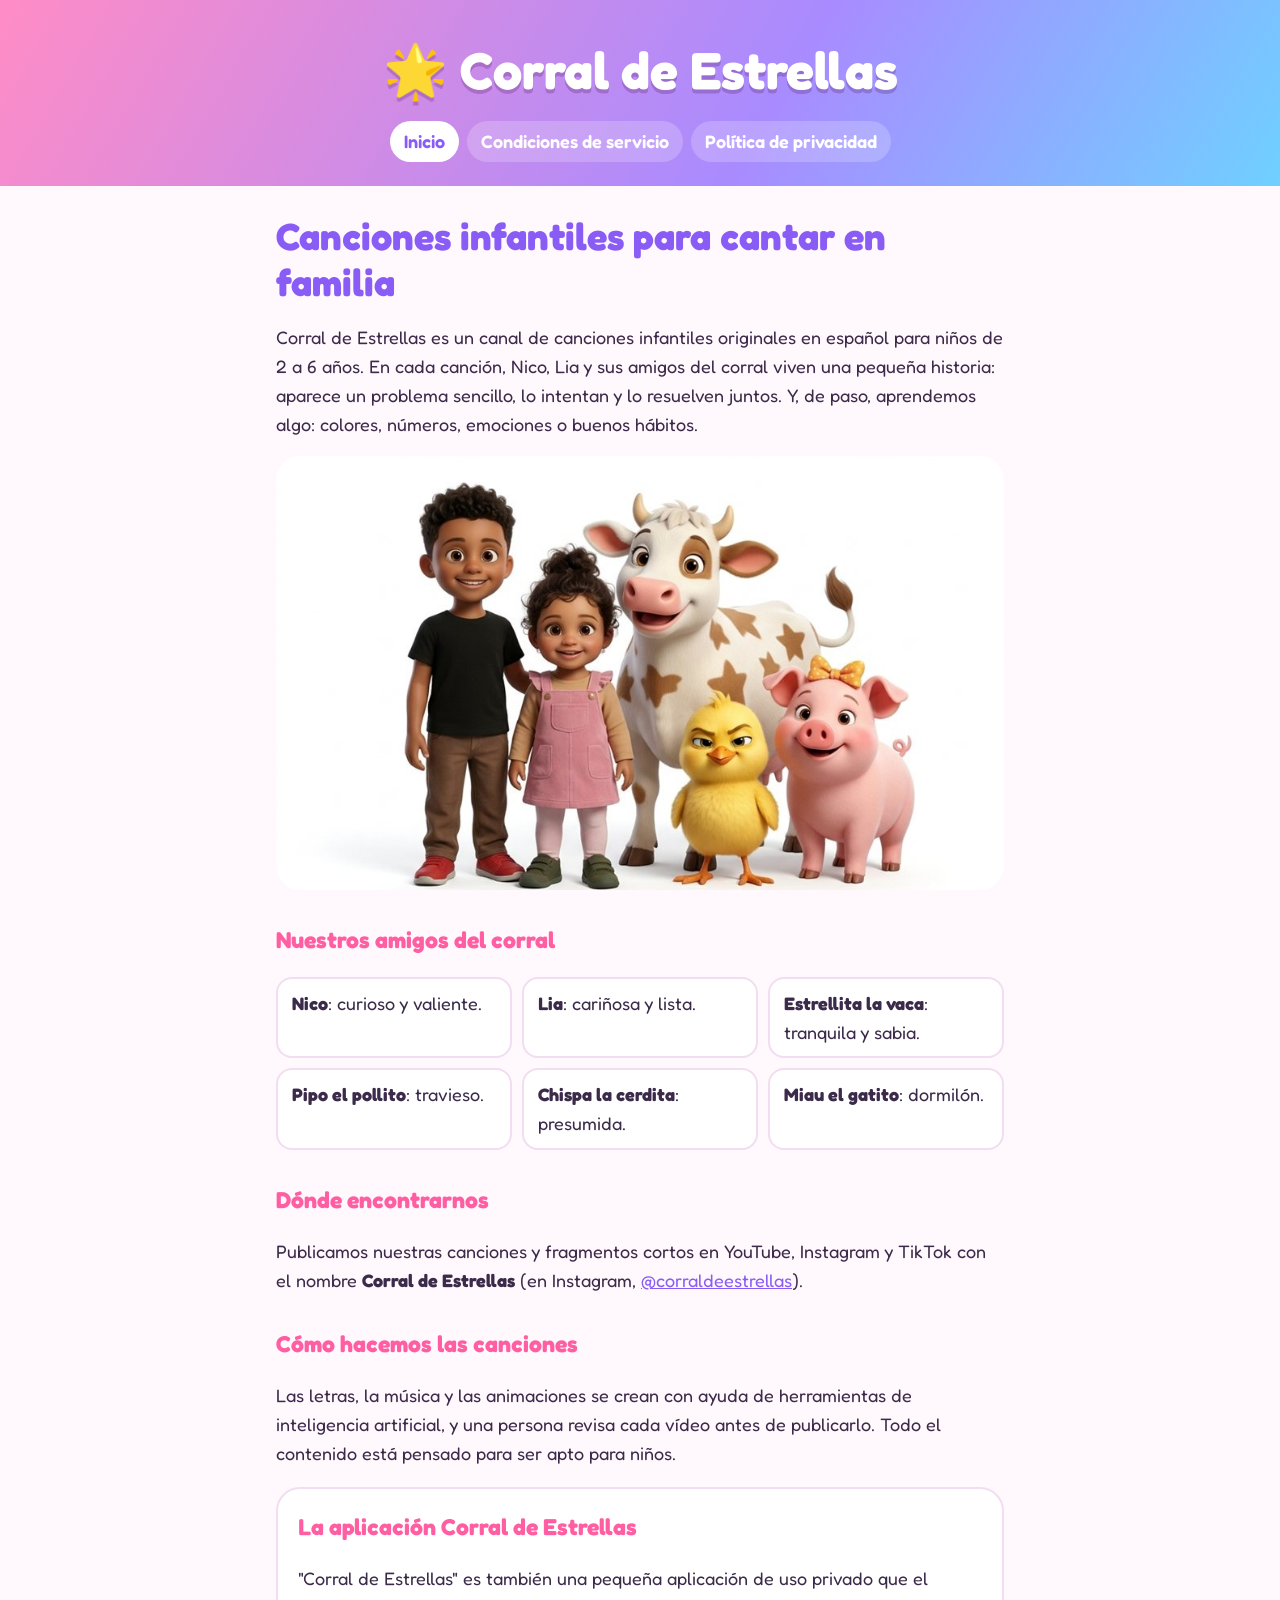
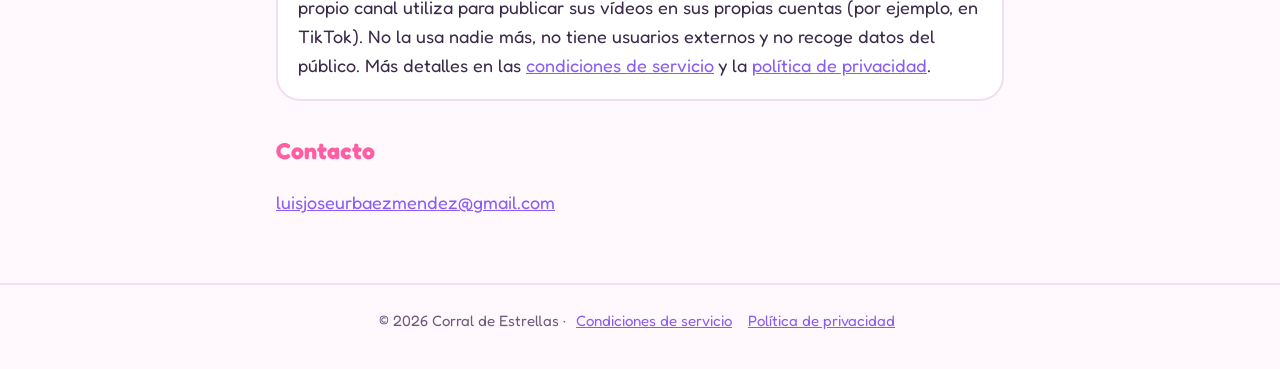
<file: index.html>
<!doctype html>
<html lang="es">
  <head>
    <meta charset="utf-8" />
    <meta name="viewport" content="width=device-width, initial-scale=1" />
    <title>Corral de Estrellas</title>
    <meta name="description" content="Canciones infantiles originales en español con Nico, Lia y sus amigos del corral." />
    <link rel="preconnect" href="https://fonts.googleapis.com" />
    <link rel="preconnect" href="https://fonts.gstatic.com" crossorigin />
    <link href="https://fonts.googleapis.com/css2?family=Fredoka:wght@400;600;700&display=swap" rel="stylesheet" />
    <link rel="stylesheet" href="estilo.css" />
  </head>
  <body>
    <header>
      <a class="logo" href="./">🌟 Corral de Estrellas</a>
      <nav>
        <a href="./" aria-current="page">Inicio</a>
        <a href="condiciones.html">Condiciones de servicio</a>
        <a href="privacidad.html">Política de privacidad</a>
      </nav>
    </header>
    <main>
      <h1>Canciones infantiles para cantar en familia</h1>
      <p>
        Corral de Estrellas es un canal de canciones infantiles originales en español para niños de 2 a 6 años. En cada
        canción, Nico, Lia y sus amigos del corral viven una pequeña historia: aparece un problema sencillo, lo intentan
        y lo resuelven juntos. Y, de paso, aprendemos algo: colores, números, emociones o buenos hábitos.
      </p>
      <img class="personajes" src="personajes.jpg" width="900" height="536" alt="Nico, Lia, Estrellita la vaca, Pipo el pollito y Chispa la cerdita, juntos y sonriendo" />

      <h2>Nuestros amigos del corral</h2>
      <ul class="lista-personajes">
        <li><strong>Nico</strong>: curioso y valiente.</li>
        <li><strong>Lia</strong>: cariñosa y lista.</li>
        <li><strong>Estrellita la vaca</strong>: tranquila y sabia.</li>
        <li><strong>Pipo el pollito</strong>: travieso.</li>
        <li><strong>Chispa la cerdita</strong>: presumida.</li>
        <li><strong>Miau el gatito</strong>: dormilón.</li>
      </ul>

      <h2>Dónde encontrarnos</h2>
      <p>
        Publicamos nuestras canciones y fragmentos cortos en YouTube, Instagram y TikTok con el nombre
        <strong>Corral de Estrellas</strong> (en Instagram, <a href="https://www.instagram.com/corraldeestrellas/">@corraldeestrellas</a>).
      </p>

      <h2>Cómo hacemos las canciones</h2>
      <p>
        Las letras, la música y las animaciones se crean con ayuda de herramientas de inteligencia artificial, y una
        persona revisa cada vídeo antes de publicarlo. Todo el contenido está pensado para ser apto para niños.
      </p>

      <div class="tarjeta">
        <h2 style="margin-top: 0">La aplicación Corral de Estrellas</h2>
        <p style="margin-bottom: 0">
          "Corral de Estrellas" es también una pequeña aplicación de uso privado que el propio canal utiliza para
          publicar sus vídeos en sus propias cuentas (por ejemplo, en TikTok). No la usa nadie más, no tiene usuarios
          externos y no recoge datos del público. Más detalles en las
          <a href="condiciones.html">condiciones de servicio</a> y la <a href="privacidad.html">política de privacidad</a>.
        </p>
      </div>

      <h2>Contacto</h2>
      <p><a href="mailto:luisjoseurbaezmendez@gmail.com">luisjoseurbaezmendez@gmail.com</a></p>
    </main>
    <footer>
      © 2026 Corral de Estrellas ·
      <a href="condiciones.html">Condiciones de servicio</a>
      <a href="privacidad.html">Política de privacidad</a>
    </footer>
  </body>
</html>
</file>
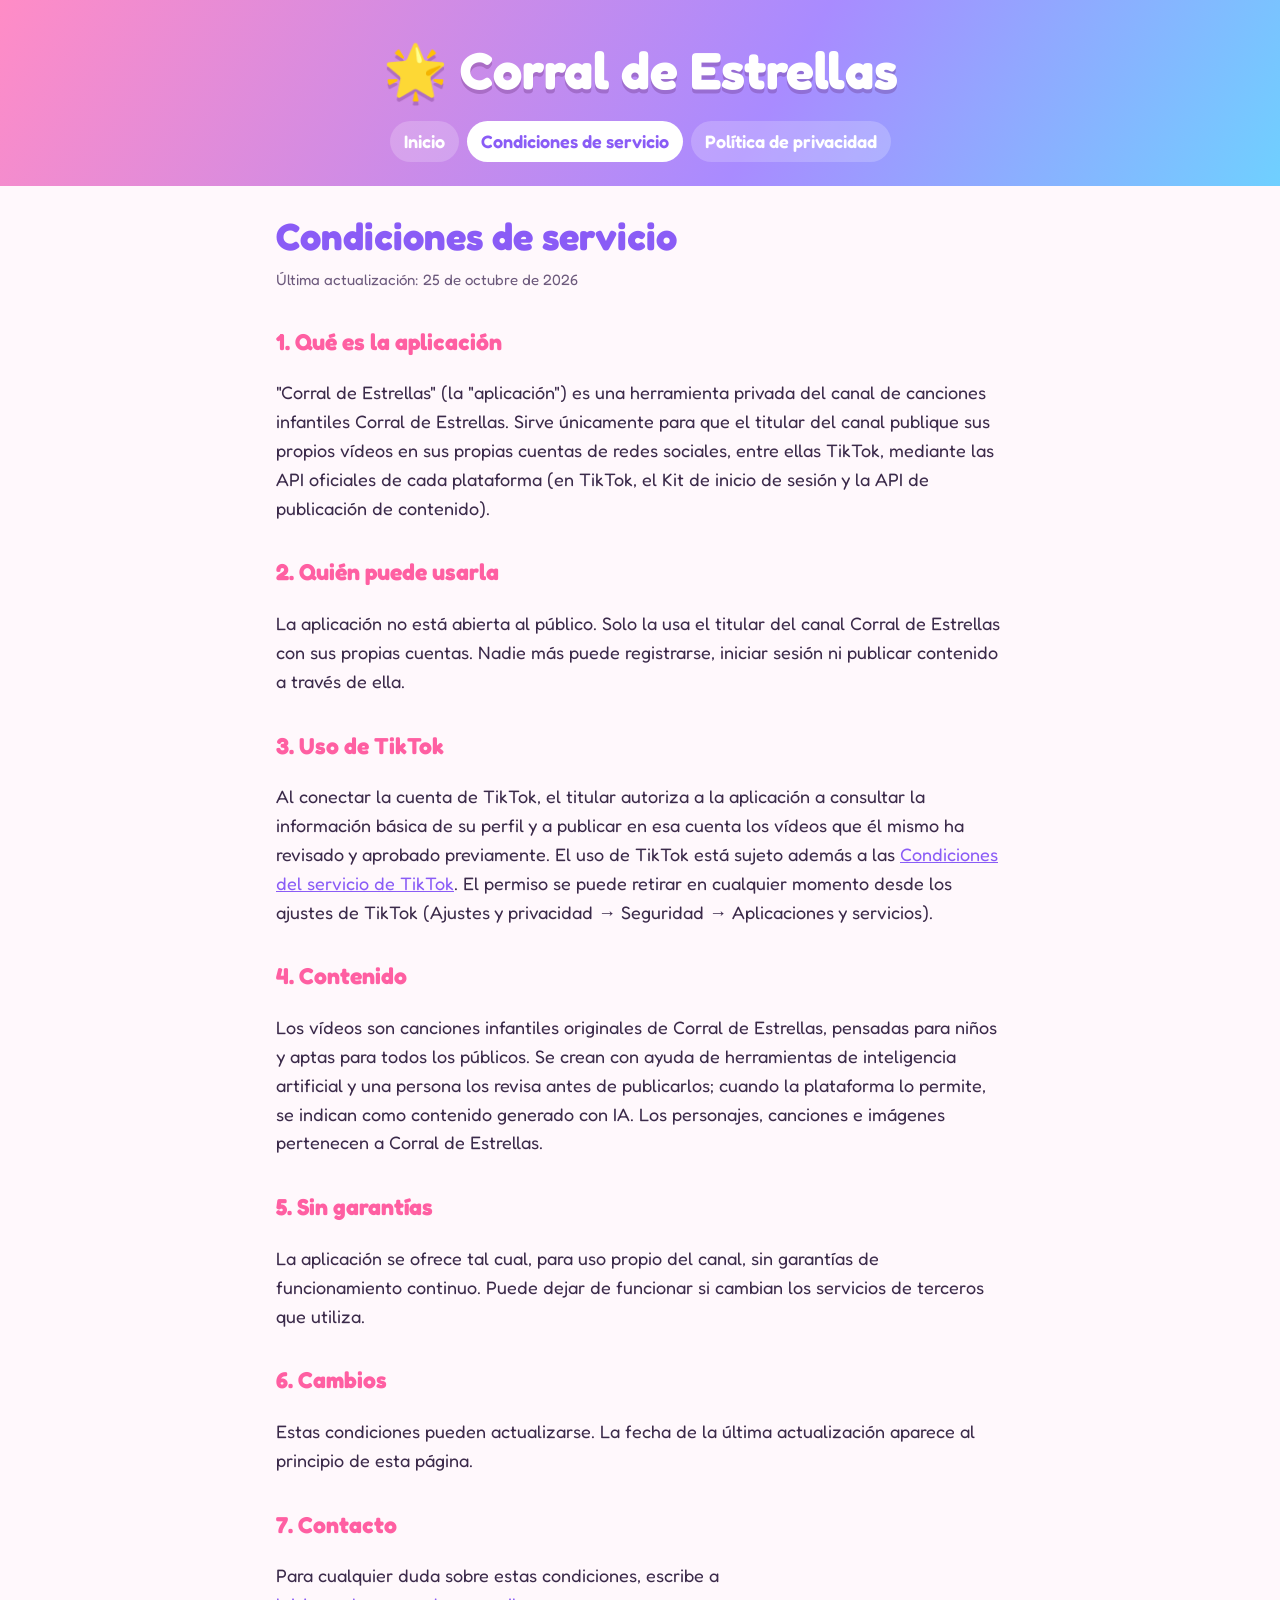
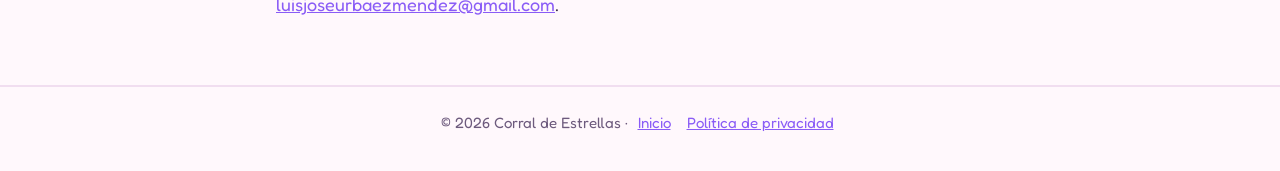
<file: condiciones.html>
<!doctype html>
<html lang="es">
  <head>
    <meta charset="utf-8" />
    <meta name="viewport" content="width=device-width, initial-scale=1" />
    <title>Condiciones de servicio · Corral de Estrellas</title>
    <meta name="description" content="Condiciones de servicio de la aplicación Corral de Estrellas." />
    <link rel="preconnect" href="https://fonts.googleapis.com" />
    <link rel="preconnect" href="https://fonts.gstatic.com" crossorigin />
    <link href="https://fonts.googleapis.com/css2?family=Fredoka:wght@400;600;700&display=swap" rel="stylesheet" />
    <link rel="stylesheet" href="estilo.css" />
  </head>
  <body>
    <header>
      <a class="logo" href="./">🌟 Corral de Estrellas</a>
      <nav>
        <a href="./">Inicio</a>
        <a href="condiciones.html" aria-current="page">Condiciones de servicio</a>
        <a href="privacidad.html">Política de privacidad</a>
      </nav>
    </header>
    <main>
      <h1>Condiciones de servicio</h1>
      <p class="actualizado">Última actualización: 25 de octubre de 2026</p>

      <h2>1. Qué es la aplicación</h2>
      <p>
        "Corral de Estrellas" (la "aplicación") es una herramienta privada del canal de canciones infantiles Corral de
        Estrellas. Sirve únicamente para que el titular del canal publique sus propios vídeos en sus propias cuentas de
        redes sociales, entre ellas TikTok, mediante las API oficiales de cada plataforma (en TikTok, el Kit de inicio de
        sesión y la API de publicación de contenido).
      </p>

      <h2>2. Quién puede usarla</h2>
      <p>
        La aplicación no está abierta al público. Solo la usa el titular del canal Corral de Estrellas con sus propias
        cuentas. Nadie más puede registrarse, iniciar sesión ni publicar contenido a través de ella.
      </p>

      <h2>3. Uso de TikTok</h2>
      <p>
        Al conectar la cuenta de TikTok, el titular autoriza a la aplicación a consultar la información básica de su
        perfil y a publicar en esa cuenta los vídeos que él mismo ha revisado y aprobado previamente. El uso de TikTok
        está sujeto además a las
        <a href="https://www.tiktok.com/legal/page/eea/terms-of-service/es">Condiciones del servicio de TikTok</a>. El
        permiso se puede retirar en cualquier momento desde los ajustes de TikTok (Ajustes y privacidad → Seguridad →
        Aplicaciones y servicios).
      </p>

      <h2>4. Contenido</h2>
      <p>
        Los vídeos son canciones infantiles originales de Corral de Estrellas, pensadas para niños y aptas para todos
        los públicos. Se crean con ayuda de herramientas de inteligencia artificial y una persona los revisa antes de
        publicarlos; cuando la plataforma lo permite, se indican como contenido generado con IA. Los personajes,
        canciones e imágenes pertenecen a Corral de Estrellas.
      </p>

      <h2>5. Sin garantías</h2>
      <p>
        La aplicación se ofrece tal cual, para uso propio del canal, sin garantías de funcionamiento continuo. Puede
        dejar de funcionar si cambian los servicios de terceros que utiliza.
      </p>

      <h2>6. Cambios</h2>
      <p>
        Estas condiciones pueden actualizarse. La fecha de la última actualización aparece al principio de esta página.
      </p>

      <h2>7. Contacto</h2>
      <p>
        Para cualquier duda sobre estas condiciones, escribe a
        <a href="mailto:luisjoseurbaezmendez@gmail.com">luisjoseurbaezmendez@gmail.com</a>.
      </p>
    </main>
    <footer>
      © 2026 Corral de Estrellas ·
      <a href="./">Inicio</a>
      <a href="privacidad.html">Política de privacidad</a>
    </footer>
  </body>
</html>
</file>
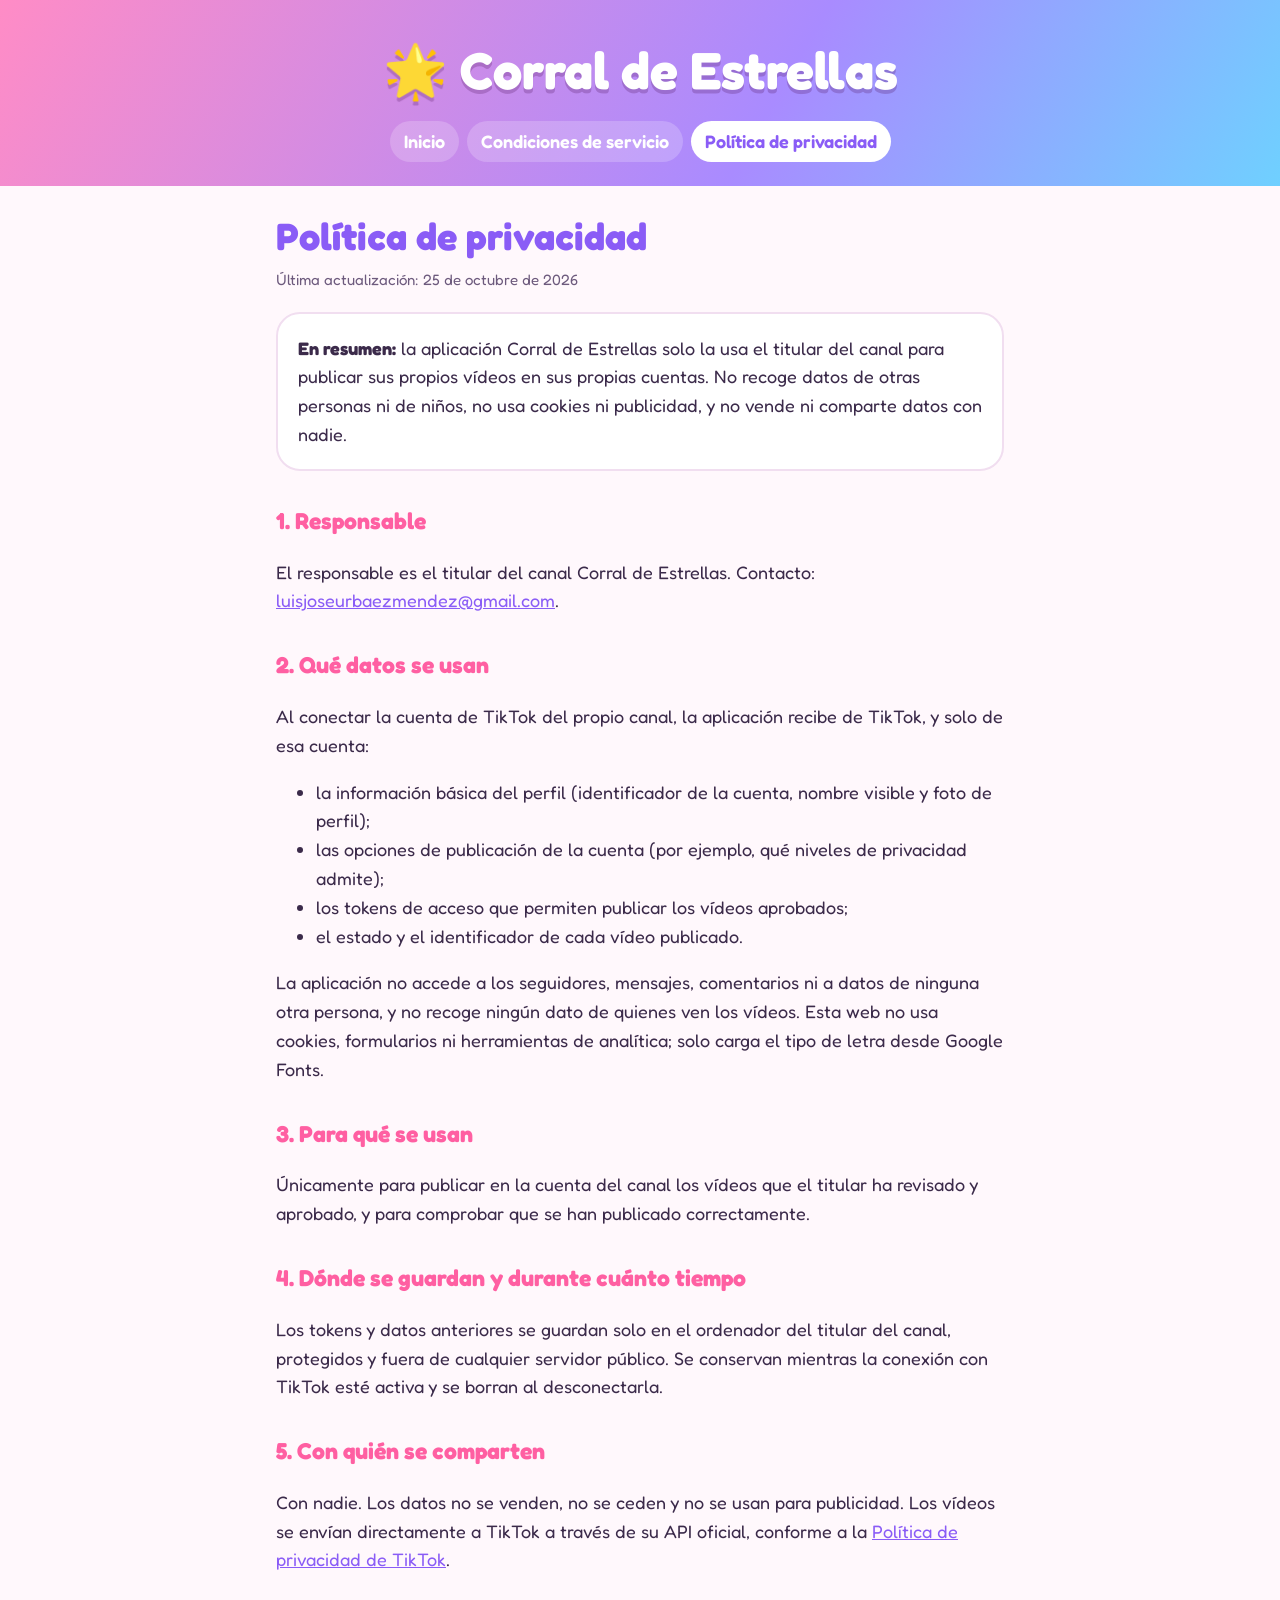
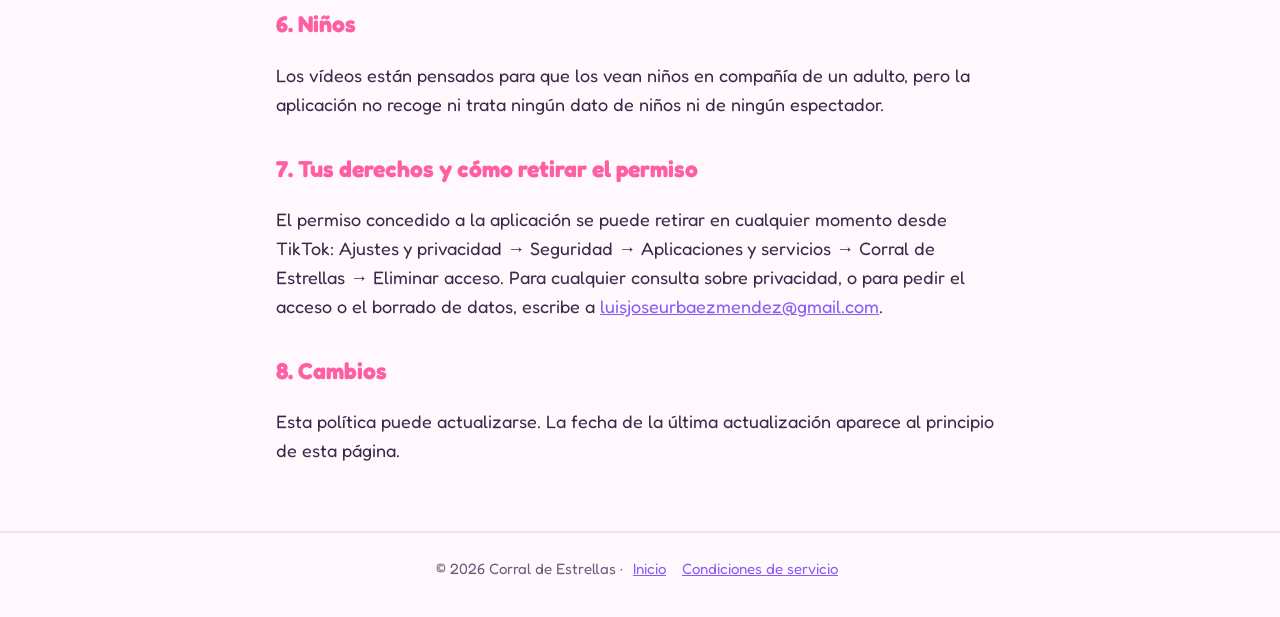
<file: privacidad.html>
<!doctype html>
<html lang="es">
  <head>
    <meta charset="utf-8" />
    <meta name="viewport" content="width=device-width, initial-scale=1" />
    <title>Política de privacidad · Corral de Estrellas</title>
    <meta name="description" content="Política de privacidad de la aplicación Corral de Estrellas." />
    <link rel="preconnect" href="https://fonts.googleapis.com" />
    <link rel="preconnect" href="https://fonts.gstatic.com" crossorigin />
    <link href="https://fonts.googleapis.com/css2?family=Fredoka:wght@400;600;700&display=swap" rel="stylesheet" />
    <link rel="stylesheet" href="estilo.css" />
  </head>
  <body>
    <header>
      <a class="logo" href="./">🌟 Corral de Estrellas</a>
      <nav>
        <a href="./">Inicio</a>
        <a href="condiciones.html">Condiciones de servicio</a>
        <a href="privacidad.html" aria-current="page">Política de privacidad</a>
      </nav>
    </header>
    <main>
      <h1>Política de privacidad</h1>
      <p class="actualizado">Última actualización: 25 de octubre de 2026</p>

      <div class="tarjeta">
        <strong>En resumen:</strong> la aplicación Corral de Estrellas solo la usa el titular del canal para publicar sus
        propios vídeos en sus propias cuentas. No recoge datos de otras personas ni de niños, no usa cookies ni
        publicidad, y no vende ni comparte datos con nadie.
      </div>

      <h2>1. Responsable</h2>
      <p>
        El responsable es el titular del canal Corral de Estrellas. Contacto:
        <a href="mailto:luisjoseurbaezmendez@gmail.com">luisjoseurbaezmendez@gmail.com</a>.
      </p>

      <h2>2. Qué datos se usan</h2>
      <p>Al conectar la cuenta de TikTok del propio canal, la aplicación recibe de TikTok, y solo de esa cuenta:</p>
      <ul>
        <li>la información básica del perfil (identificador de la cuenta, nombre visible y foto de perfil);</li>
        <li>las opciones de publicación de la cuenta (por ejemplo, qué niveles de privacidad admite);</li>
        <li>los tokens de acceso que permiten publicar los vídeos aprobados;</li>
        <li>el estado y el identificador de cada vídeo publicado.</li>
      </ul>
      <p>
        La aplicación no accede a los seguidores, mensajes, comentarios ni a datos de ninguna otra persona, y no recoge
        ningún dato de quienes ven los vídeos. Esta web no usa cookies, formularios ni herramientas de analítica; solo
        carga el tipo de letra desde Google Fonts.
      </p>

      <h2>3. Para qué se usan</h2>
      <p>
        Únicamente para publicar en la cuenta del canal los vídeos que el titular ha revisado y aprobado, y para
        comprobar que se han publicado correctamente.
      </p>

      <h2>4. Dónde se guardan y durante cuánto tiempo</h2>
      <p>
        Los tokens y datos anteriores se guardan solo en el ordenador del titular del canal, protegidos y fuera de
        cualquier servidor público. Se conservan mientras la conexión con TikTok esté activa y se borran al
        desconectarla.
      </p>

      <h2>5. Con quién se comparten</h2>
      <p>
        Con nadie. Los datos no se venden, no se ceden y no se usan para publicidad. Los vídeos se envían
        directamente a TikTok a través de su API oficial, conforme a la
        <a href="https://www.tiktok.com/legal/page/eea/privacy-policy/es">Política de privacidad de TikTok</a>.
      </p>

      <h2>6. Niños</h2>
      <p>
        Los vídeos están pensados para que los vean niños en compañía de un adulto, pero la aplicación no recoge ni trata
        ningún dato de niños ni de ningún espectador.
      </p>

      <h2>7. Tus derechos y cómo retirar el permiso</h2>
      <p>
        El permiso concedido a la aplicación se puede retirar en cualquier momento desde TikTok: Ajustes y privacidad →
        Seguridad → Aplicaciones y servicios → Corral de Estrellas → Eliminar acceso. Para cualquier consulta sobre
        privacidad, o para pedir el acceso o el borrado de datos, escribe a
        <a href="mailto:luisjoseurbaezmendez@gmail.com">luisjoseurbaezmendez@gmail.com</a>.
      </p>

      <h2>8. Cambios</h2>
      <p>Esta política puede actualizarse. La fecha de la última actualización aparece al principio de esta página.</p>
    </main>
    <footer>
      © 2026 Corral de Estrellas ·
      <a href="./">Inicio</a>
      <a href="condiciones.html">Condiciones de servicio</a>
    </footer>
  </body>
</html>
</file>
<file: estilo.css>
:root {
  --fondo: #fff8fc;
  --texto: #3b2a4a;
  --suave: #6d5a7d;
  --rosa: #ff5fa2;
  --morado: #8a5cf6;
  --azul: #22b8f0;
  --verde: #4cc96b;
  --amarillo: #ffc21a;
  --tarjeta: #ffffff;
  --borde: #f1def0;
}

* {
  box-sizing: border-box;
}

body {
  margin: 0;
  background: var(--fondo);
  color: var(--texto);
  font-family: "Fredoka", "Segoe UI", Arial, sans-serif;
  font-size: 18px;
  line-height: 1.6;
}

header {
  background: linear-gradient(120deg, #ff8cc6, #a98bff 60%, #6fd0ff);
  padding: 28px 16px 24px;
  text-align: center;
}

.logo {
  display: inline-block;
  font-size: clamp(30px, 7vw, 52px);
  font-weight: 700;
  color: #fff;
  text-decoration: none;
  text-shadow: 0 4px 0 rgba(80, 20, 90, 0.25);
}

nav {
  margin-top: 10px;
  display: flex;
  flex-wrap: wrap;
  justify-content: center;
  gap: 8px;
}

nav a {
  color: #fff;
  text-decoration: none;
  font-weight: 600;
  padding: 6px 14px;
  border-radius: 999px;
  background: rgba(255, 255, 255, 0.2);
}

nav a[aria-current="page"] {
  background: #fff;
  color: var(--morado);
}

main {
  max-width: 760px;
  margin: 0 auto;
  padding: 28px 16px 48px;
}

h1 {
  font-size: clamp(28px, 5vw, 38px);
  line-height: 1.2;
  margin: 0 0 8px;
  color: var(--morado);
}

h2 {
  font-size: 23px;
  margin: 32px 0 6px;
  color: var(--rosa);
}

p,
li {
  color: var(--texto);
}

.actualizado {
  color: var(--suave);
  font-size: 15px;
  margin-top: 0;
}

.tarjeta {
  background: var(--tarjeta);
  border: 2px solid var(--borde);
  border-radius: 24px;
  padding: 20px;
  margin: 20px 0;
}

.personajes {
  width: 100%;
  height: auto;
  display: block;
  border-radius: 24px;
  background: #fff;
}

.lista-personajes {
  display: grid;
  grid-template-columns: repeat(auto-fit, minmax(200px, 1fr));
  gap: 10px;
  padding: 0;
  list-style: none;
}

.lista-personajes li {
  background: var(--tarjeta);
  border: 2px solid var(--borde);
  border-radius: 16px;
  padding: 10px 14px;
}

a {
  color: var(--morado);
}

footer {
  text-align: center;
  color: var(--suave);
  font-size: 15px;
  padding: 24px 16px 36px;
  border-top: 2px solid var(--borde);
}

footer a {
  margin: 0 6px;
}
</file>
